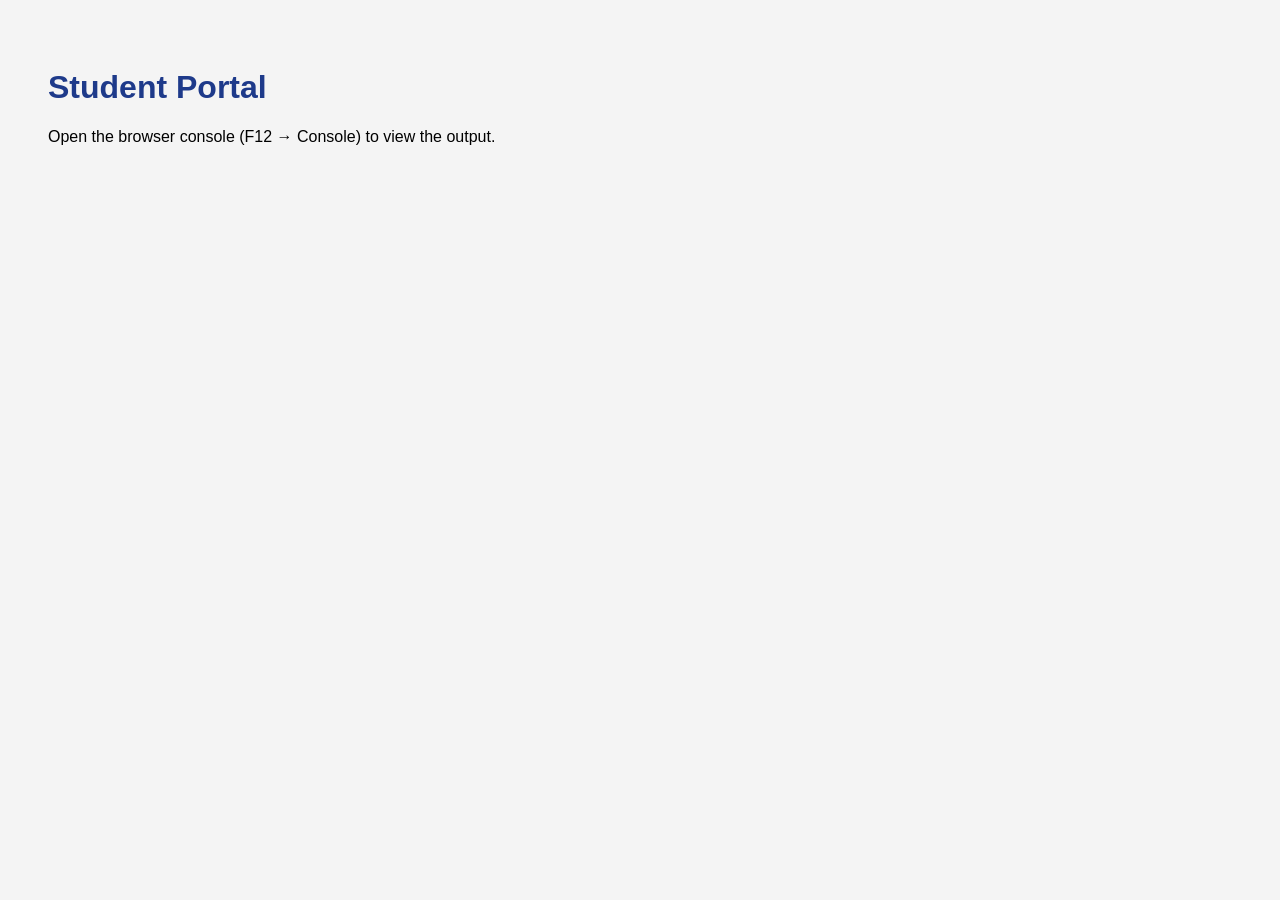
<file: Python FSE/Deepskilling/Frontend Development/HandsOn 3/task1/index.html>
<!DOCTYPE html>
<html lang="en">
<head>
    <meta charset="UTF-8">
    <meta name="viewport" content="width=device-width, initial-scale=1.0">
    <title>Student Portal</title>

    <link rel="stylesheet" href="styles.css">
</head>
<body>

    <h1>Student Portal</h1>

    <p>Open the browser console (F12 → Console) to view the output.</p>

    <script type="module" src="app.js"></script>

</body>
</html>
</file>
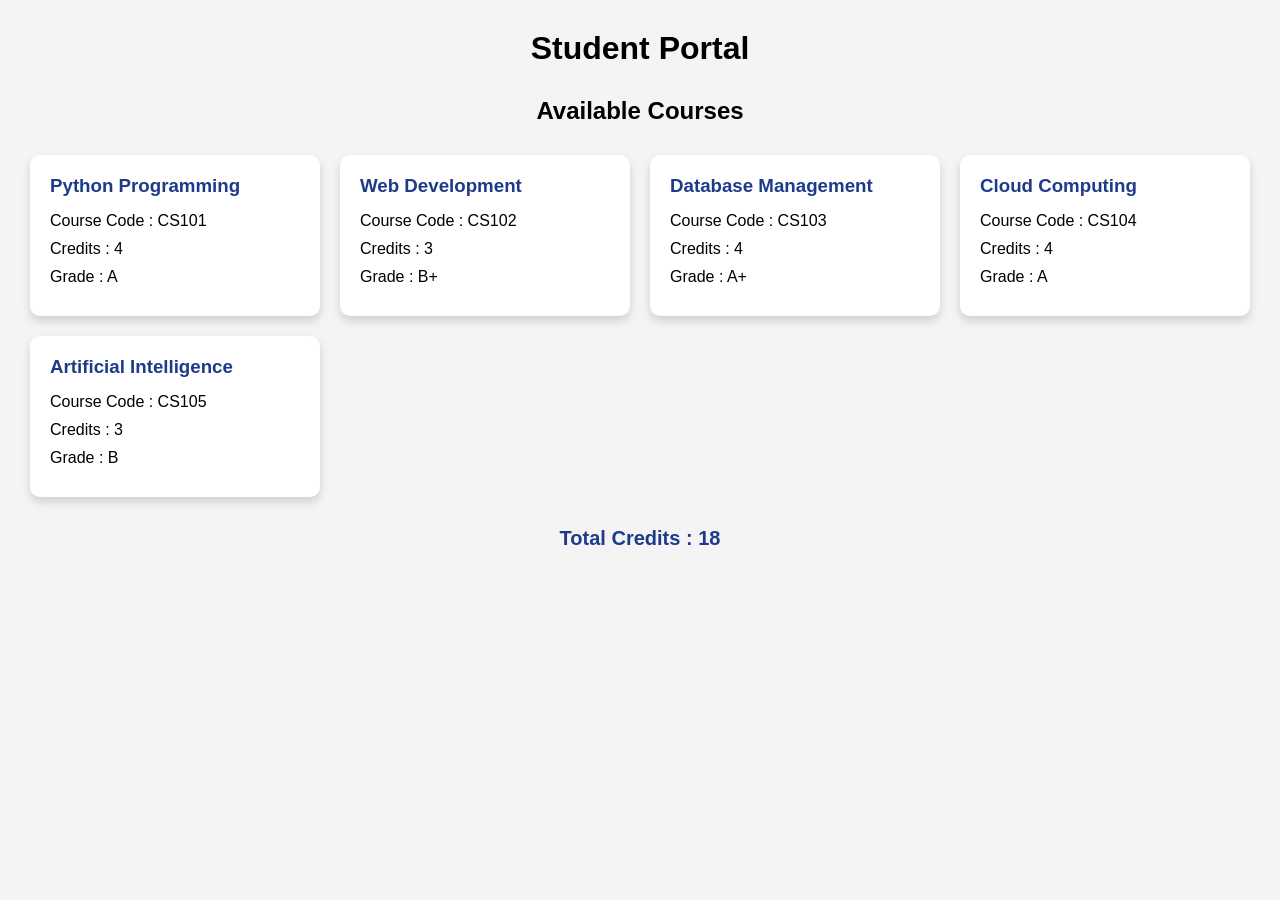
<file: Python FSE/Deepskilling/Frontend Development/HandsOn 3/task2/index.html>
<!DOCTYPE html>
<html lang="en">
<head>
    <meta charset="UTF-8">
    <meta name="viewport" content="width=device-width, initial-scale=1.0">
    <title>Student Portal</title>

    <link rel="stylesheet" href="styles.css">
</head>
<body>

    <header>
        <h1>Student Portal</h1>
    </header>

    <main>

        <h2>Available Courses</h2>

        <!-- Empty Grid -->
        <div class="course-grid"></div>

        <p id="total-credits"></p>

    </main>

    <script type="module" src="app.js"></script>

</body>
</html>
</file>
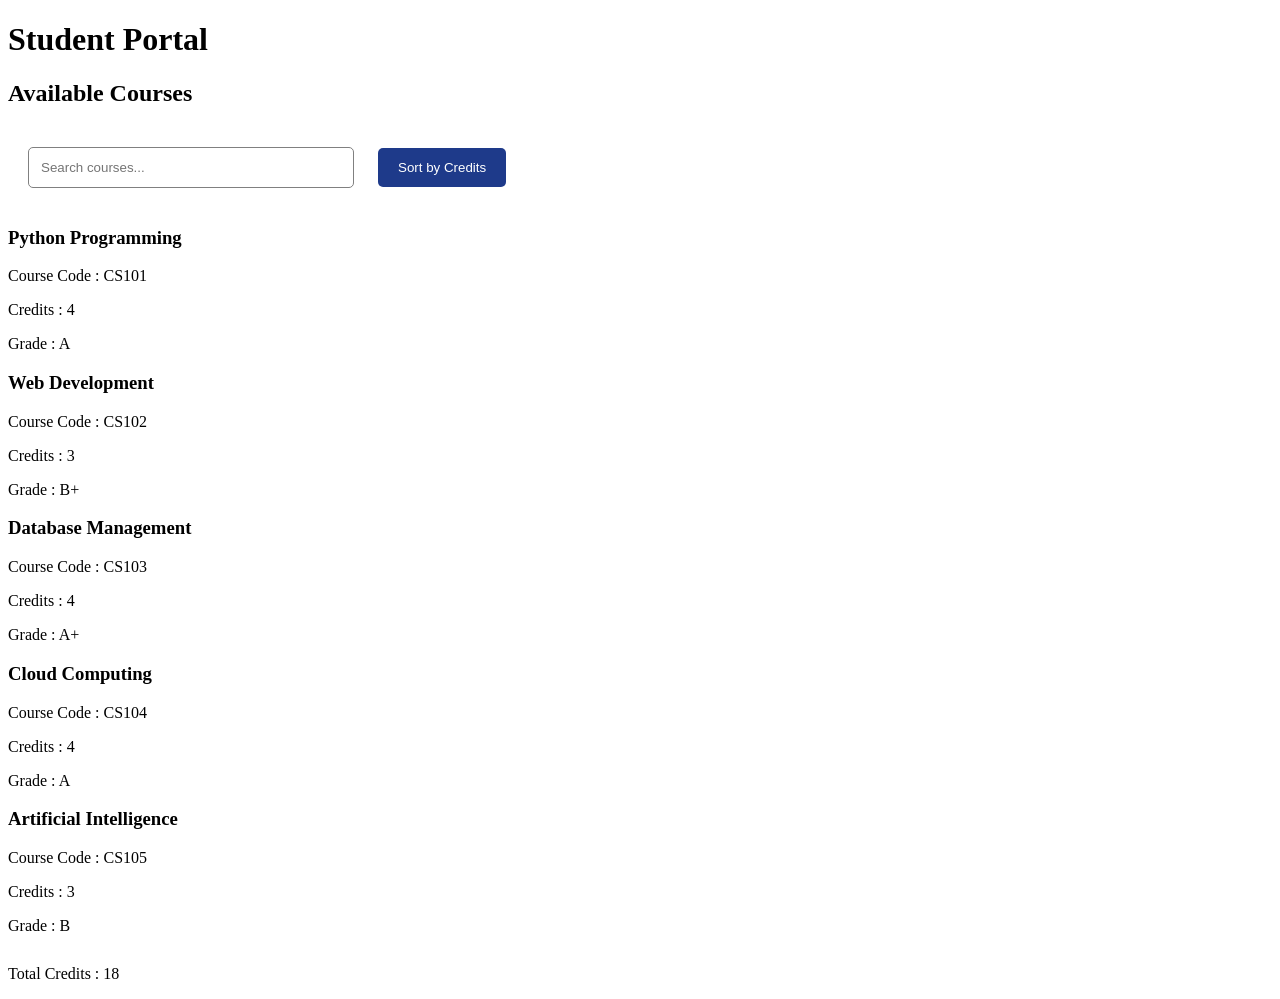
<file: Python FSE/Deepskilling/Frontend Development/HandsOn 3/task3/index.html>
<!DOCTYPE html>
<html lang="en">
<head>
    <meta charset="UTF-8">
    <meta name="viewport" content="width=device-width, initial-scale=1.0">
    <title>Student Portal</title>

    <link rel="stylesheet" href="styles.css">
</head>
<body>

    <header>
        <h1>Student Portal</h1>
    </header>

<main>

    <h2>Available Courses</h2>

    <input
        type="text"
        id="search-courses"
        placeholder="Search courses..."
    >

    <button id="sort-btn">
        Sort by Credits
    </button>

    <div class="course-grid"></div>

    <h3 id="selected-course"></h3>

    <p id="total-credits"></p>

</main>

    <script type="module" src="app.js"></script>

</body>
</html>
</file>
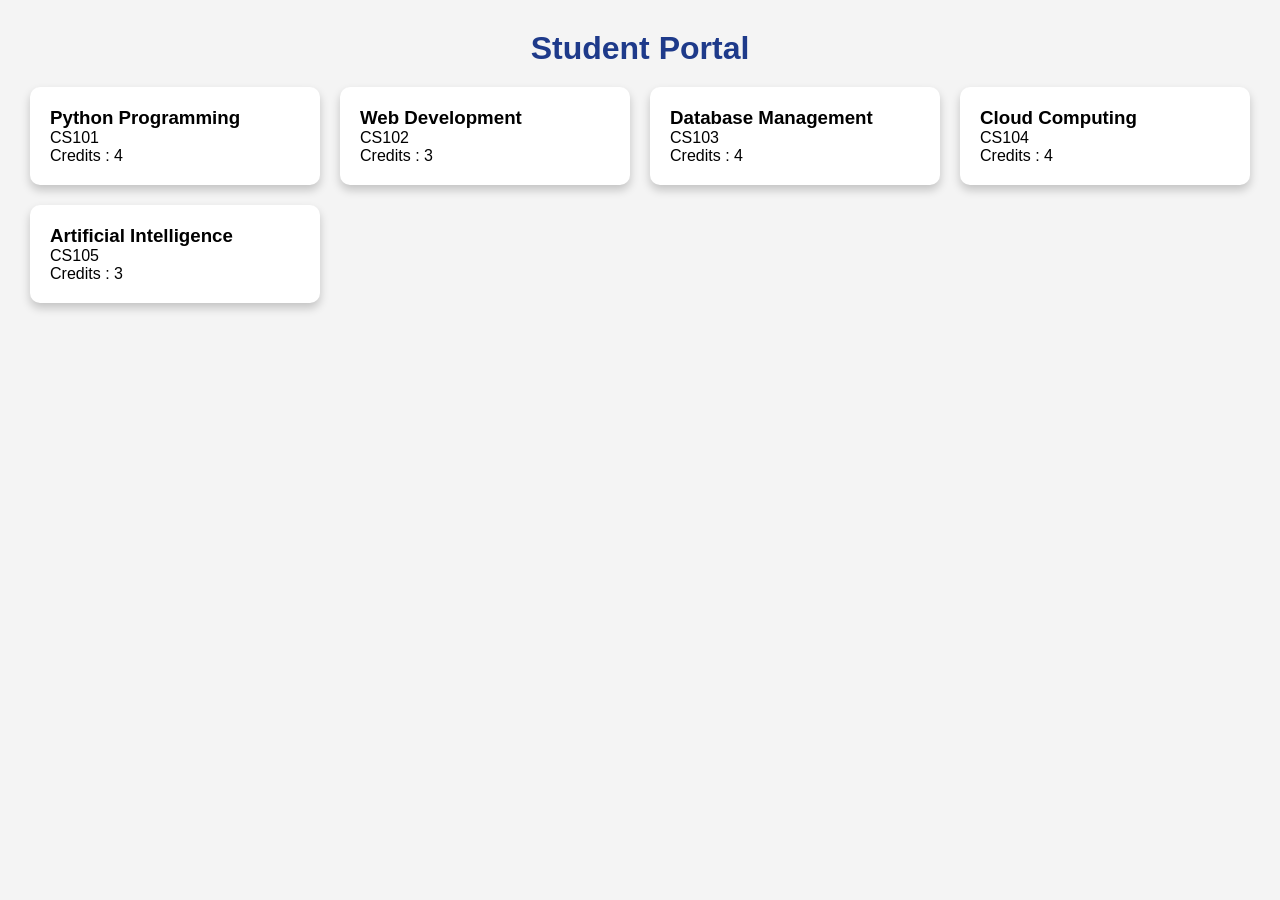
<file: Python FSE/Deepskilling/Frontend Development/HandsOn 4/task1/index.html>
<!DOCTYPE html>
<html lang="en">
<head>
    <meta charset="UTF-8">
    <meta name="viewport" content="width=device-width, initial-scale=1.0">
    <title>Student Portal</title>

    <link rel="stylesheet" href="styles.css">
</head>

<body>

    <h1>Student Portal</h1>

    <h2 id="loading">
        Loading Courses...
    </h2>

    <div class="course-grid"></div>

    <script type="module" src="app.js"></script>

</body>
</html>
</file>
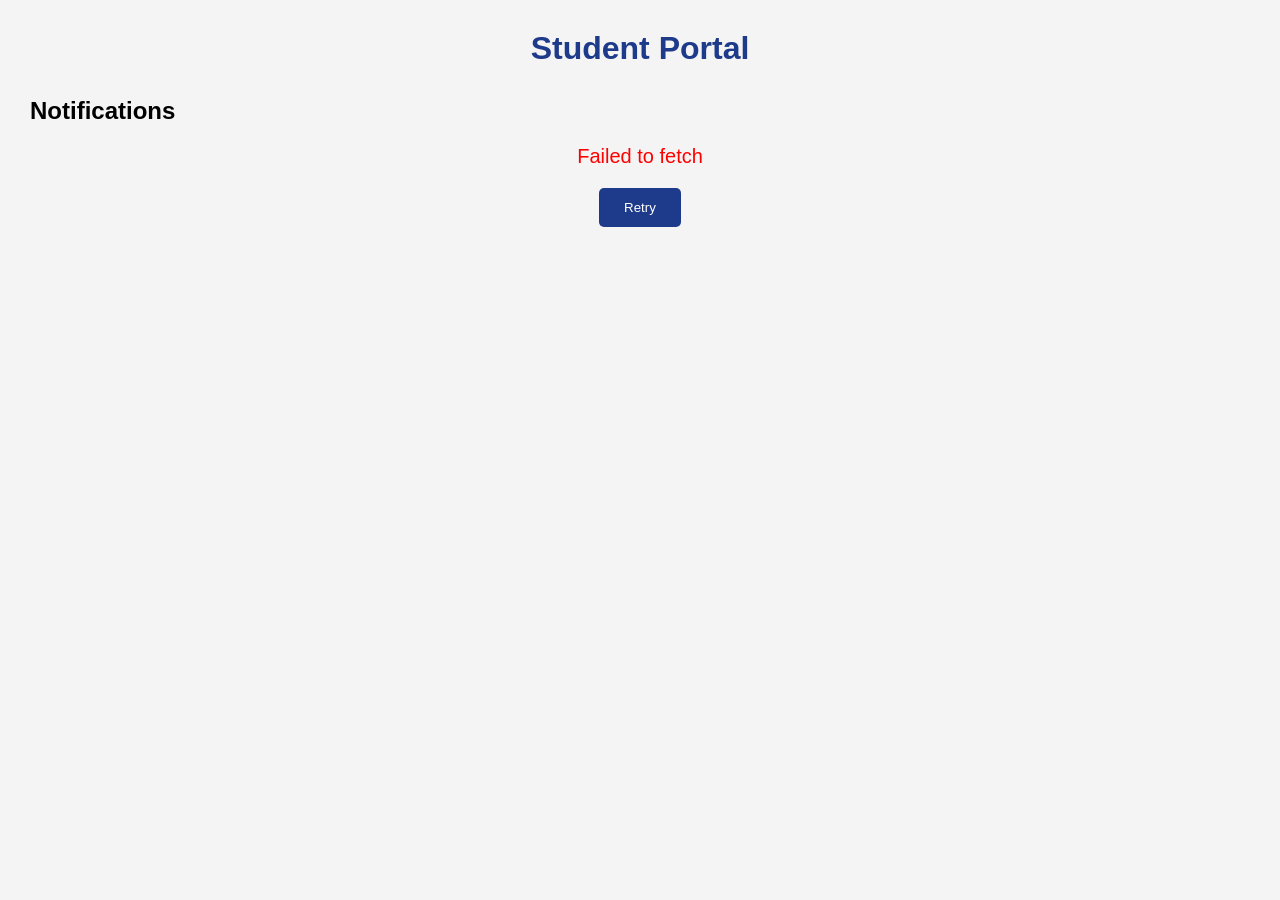
<file: Python FSE/Deepskilling/Frontend Development/HandsOn 4/task2/index.html>
<!DOCTYPE html>
<html lang="en">
<head>
<meta charset="UTF-8">
<meta name="viewport" content="width=device-width, initial-scale=1.0">
<title>Student Portal</title>

<link rel="stylesheet" href="styles.css">

</head>

<body>

<h1>Student Portal</h1>

<section id="notifications">

<h2>Notifications</h2>

<div id="loading">
Loading Notifications...
</div>

<div id="notification-list"></div>

<div id="error-message"></div>

<button id="retry-btn" style="display:none;">
Retry
</button>

</section>

<script src="app.js"></script>

</body>
</html>
</file>
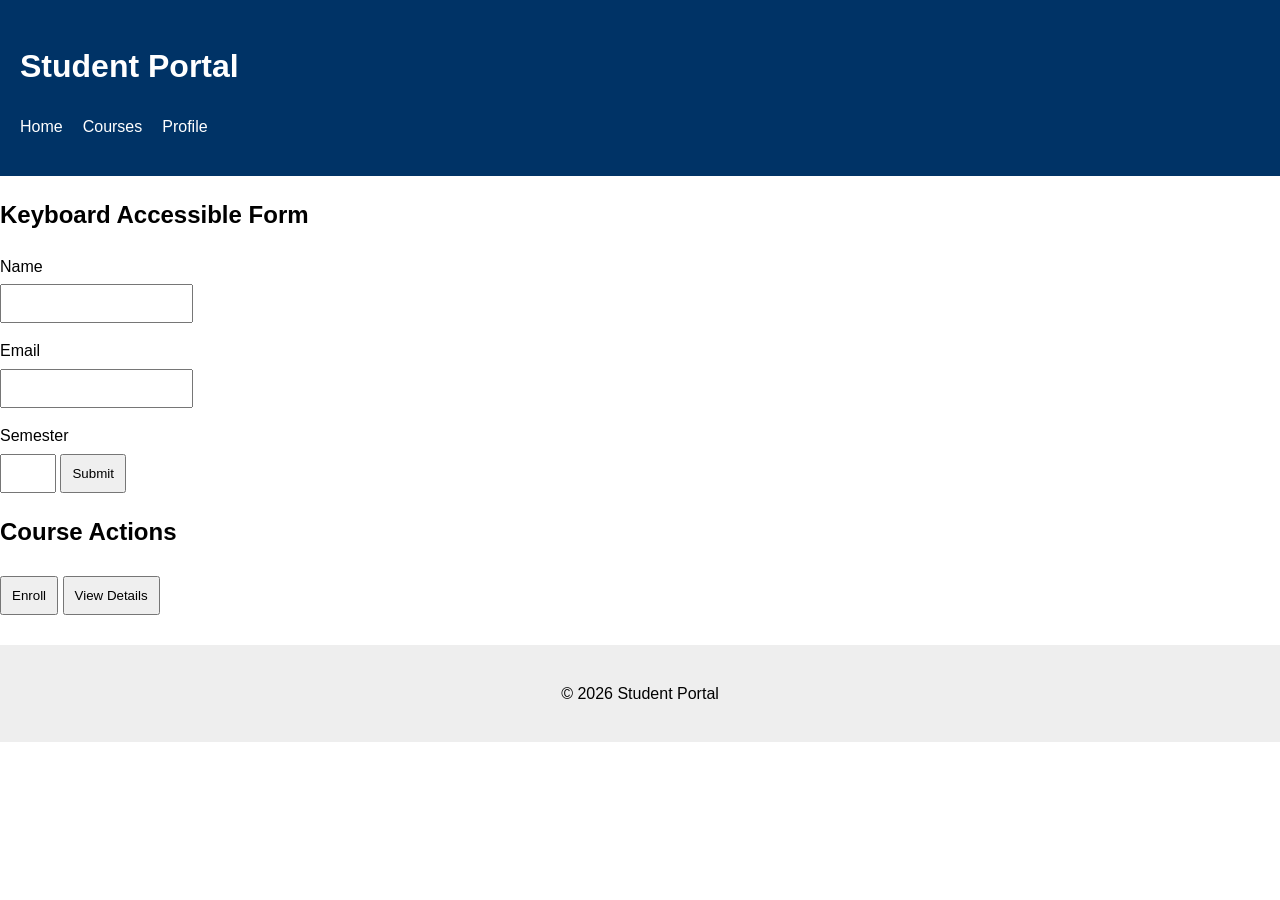
<file: Python FSE/Deepskilling/Frontend Development/HandsOn 9/task 2/index.html>
<!DOCTYPE html>
<html lang="en">
<head>
<meta charset="UTF-8">
<meta name="viewport" content="width=device-width, initial-scale=1.0">
<title>Hands-On 9 Task 2</title>
<link rel="stylesheet" href="styles.css">
</head>
<body>

<a class="skip-link" href="#main">Skip to main content</a>

<header>
<h1>Student Portal</h1>
<nav aria-label="Main Navigation">
<ul>
<li><a href="#">Home</a></li>
<li><a href="#">Courses</a></li>
<li><a href="#">Profile</a></li>
</ul>
</nav>
</header>

<main id="main">

<section>
<h2>Keyboard Accessible Form</h2>

<form>
<label for="name">Name</label>
<input id="name" type="text" required>

<label for="email">Email</label>
<input id="email" type="email" required>

<label for="semester">Semester</label>
<input id="semester" type="number" min="1" max="8">

<button type="submit">Submit</button>
</form>
</section>

<section>
<h2>Course Actions</h2>

<button>Enroll</button>
<button>View Details</button>

</section>

</main>

<footer>
<p>&copy; 2026 Student Portal</p>
</footer>

</body>
</html>
</file>
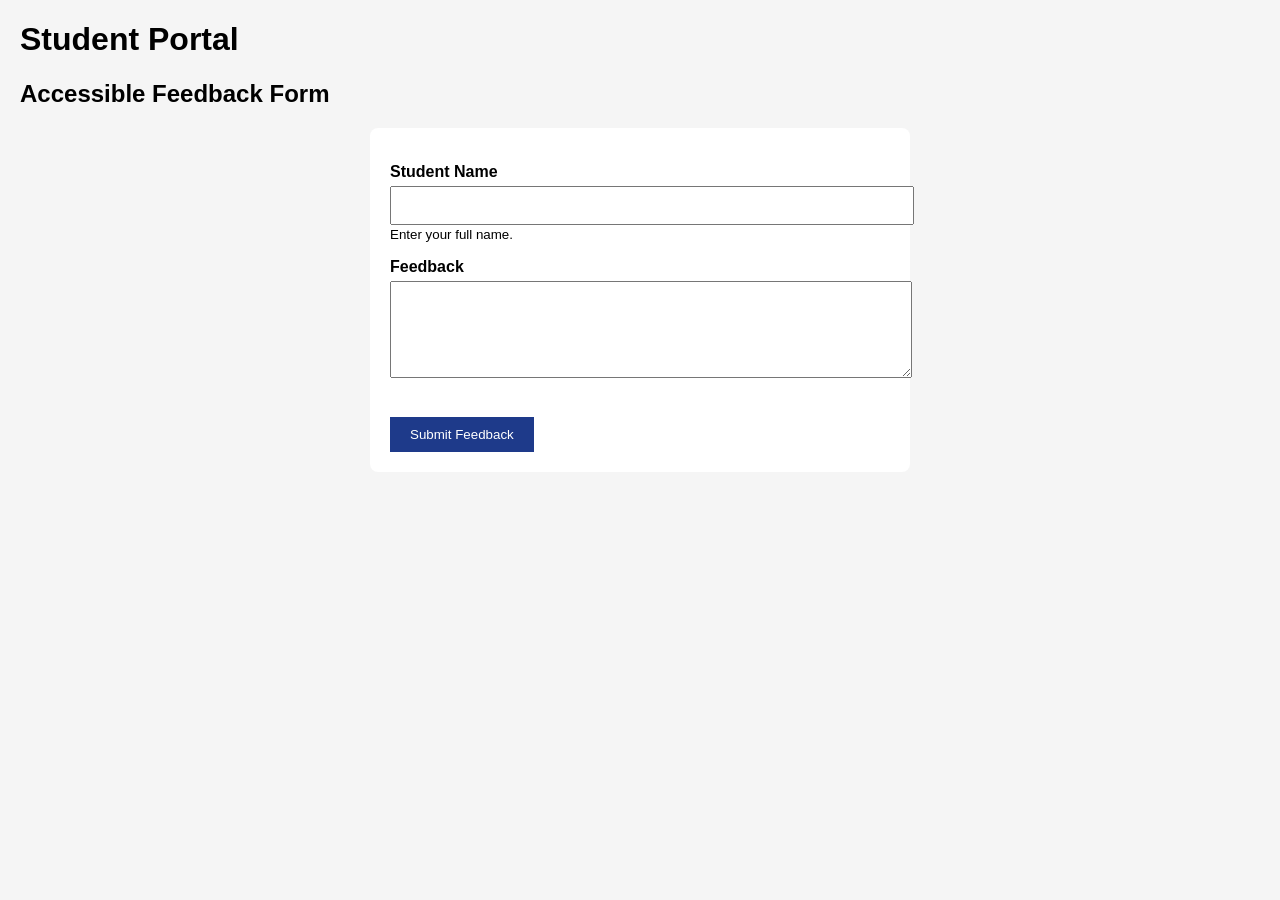
<file: Python FSE/Deepskilling/Frontend Development/HandsOn 9/task 3/index.html>
<!DOCTYPE html>
<html lang="en">
<head>
<meta charset="UTF-8">
<meta name="viewport" content="width=device-width, initial-scale=1.0">
<title>Hands-On 9 Task 3</title>
<link rel="stylesheet" href="styles.css">
</head>
<body>
<header>
<h1>Student Portal</h1>
</header>

<main>
<section>
<h2>Accessible Feedback Form</h2>

<form id="feedbackForm">

<label for="student">Student Name</label>
<input id="student" aria-describedby="studentHelp" required>
<small id="studentHelp">Enter your full name.</small>

<label for="feedback">Feedback</label>
<textarea id="feedback" rows="5" required></textarea>

<div aria-live="polite" id="message"></div>

<button type="submit">Submit Feedback</button>

</form>
</section>
</main>

<script>
document.getElementById("feedbackForm").addEventListener("submit",function(e){
 e.preventDefault();
 document.getElementById("message").textContent="Feedback submitted successfully!";
});
</script>

</body>
</html>
</file>
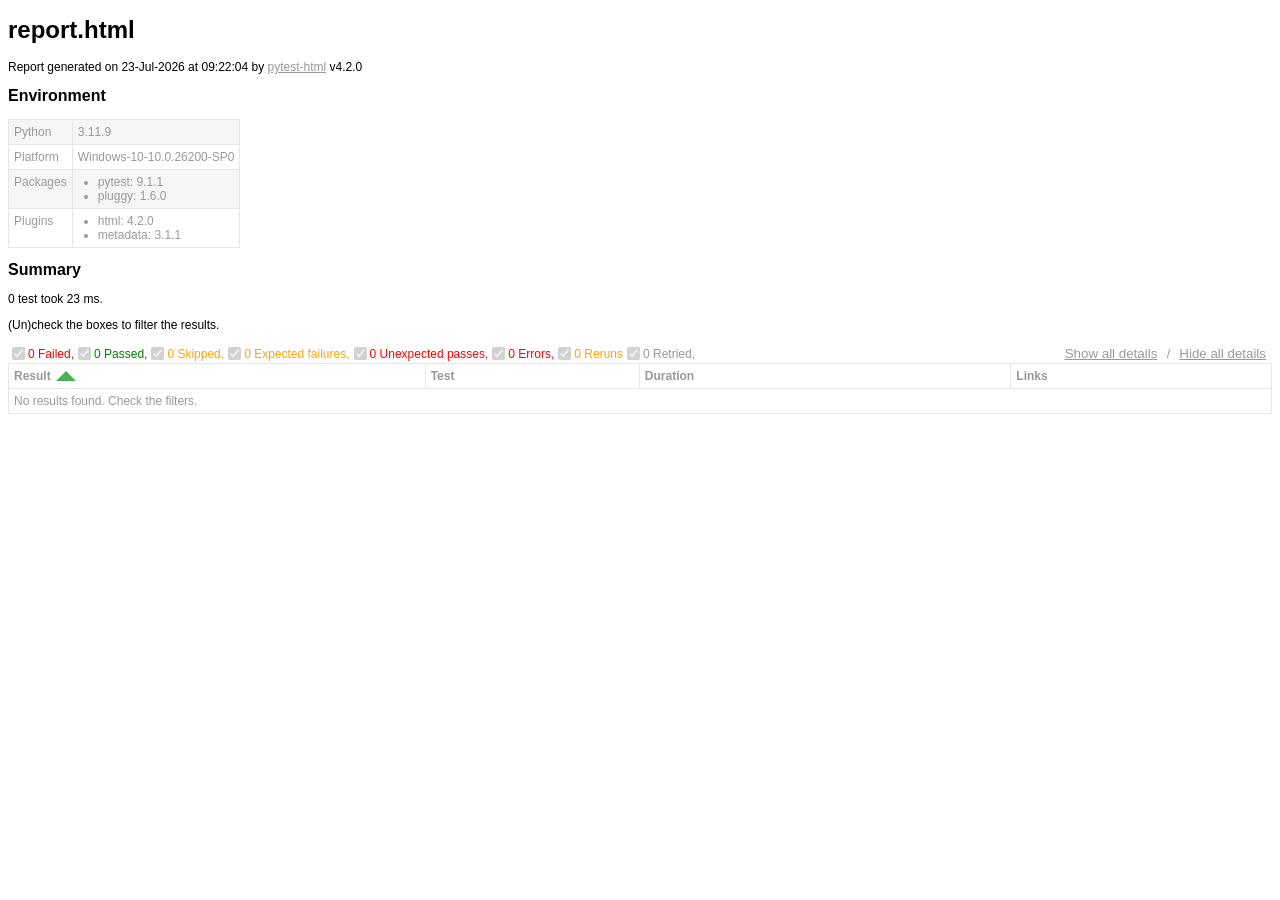
<file: Python FSE/Deepskilling/Selenium basics/Hands On 7/task 2/report.html>
<!DOCTYPE html>
<html>
  <head>
    <meta charset="utf-8"/>
    <title id="head-title">report.html</title>
      <style type="text/css">body {
  font-family: Helvetica, Arial, sans-serif;
  font-size: 12px;
  /* do not increase min-width as some may use split screens */
  min-width: 800px;
  color: #999;
}

h1 {
  font-size: 24px;
  color: black;
}

h2 {
  font-size: 16px;
  color: black;
}

p {
  color: black;
}

a {
  color: #999;
}

table {
  border-collapse: collapse;
}

/******************************
 * SUMMARY INFORMATION
 ******************************/
#environment td {
  padding: 5px;
  border: 1px solid #e6e6e6;
  vertical-align: top;
}
#environment tr:nth-child(odd) {
  background-color: #f6f6f6;
}
#environment ul {
  margin: 0;
  padding: 0 20px;
}

/******************************
 * TEST RESULT COLORS
 ******************************/
span.passed,
.passed .col-result {
  color: green;
}

span.skipped,
span.xfailed,
span.rerun,
.skipped .col-result,
.xfailed .col-result,
.rerun .col-result {
  color: orange;
}

span.error,
span.failed,
span.xpassed,
.error .col-result,
.failed .col-result,
.xpassed .col-result {
  color: red;
}

.col-links__extra {
  margin-right: 3px;
}

/******************************
 * RESULTS TABLE
 *
 * 1. Table Layout
 * 2. Extra
 * 3. Sorting items
 *
 ******************************/
/*------------------
 * 1. Table Layout
 *------------------*/
#results-table {
  border: 1px solid #e6e6e6;
  color: #999;
  font-size: 12px;
  width: 100%;
}
#results-table th,
#results-table td {
  padding: 5px;
  border: 1px solid #e6e6e6;
  text-align: left;
}
#results-table th {
  font-weight: bold;
}

/*------------------
 * 2. Extra
 *------------------*/
.logwrapper {
  max-height: 230px;
  overflow-y: scroll;
  background-color: #e6e6e6;
}
.logwrapper.expanded {
  max-height: none;
}
.logwrapper.expanded .logexpander:after {
  content: "collapse [-]";
}
.logwrapper .logexpander {
  z-index: 1;
  position: sticky;
  top: 10px;
  width: max-content;
  border: 1px solid;
  border-radius: 3px;
  padding: 5px 7px;
  margin: 10px 0 10px calc(100% - 80px);
  cursor: pointer;
  background-color: #e6e6e6;
}
.logwrapper .logexpander:after {
  content: "expand [+]";
}
.logwrapper .logexpander:hover {
  color: #000;
  border-color: #000;
}
.logwrapper .log {
  min-height: 40px;
  position: relative;
  top: -50px;
  height: calc(100% + 50px);
  border: 1px solid #e6e6e6;
  color: black;
  display: block;
  font-family: "Courier New", Courier, monospace;
  padding: 5px;
  padding-right: 80px;
  white-space: pre-wrap;
}

div.media {
  border: 1px solid #e6e6e6;
  float: right;
  height: 240px;
  margin: 0 5px;
  overflow: hidden;
  width: 320px;
}

.media-container {
  display: grid;
  grid-template-columns: 25px auto 25px;
  align-items: center;
  flex: 1 1;
  overflow: hidden;
  height: 200px;
}

.media-container--fullscreen {
  grid-template-columns: 0px auto 0px;
}

.media-container__nav--right,
.media-container__nav--left {
  text-align: center;
  cursor: pointer;
}

.media-container__viewport {
  cursor: pointer;
  text-align: center;
  height: inherit;
}
.media-container__viewport img,
.media-container__viewport video {
  object-fit: cover;
  width: 100%;
  max-height: 100%;
}

.media__name,
.media__counter {
  display: flex;
  flex-direction: row;
  justify-content: space-around;
  flex: 0 0 25px;
  align-items: center;
}

.collapsible td:not(.col-links) {
  cursor: pointer;
}
.collapsible td:not(.col-links):hover::after {
  color: #bbb;
  font-style: italic;
  cursor: pointer;
}

.col-result {
  width: 130px;
}
.col-result:hover::after {
  content: " (hide details)";
}

.col-result.collapsed:hover::after {
  content: " (show details)";
}

#environment-header h2:hover::after {
  content: " (hide details)";
  color: #bbb;
  font-style: italic;
  cursor: pointer;
  font-size: 12px;
}

#environment-header.collapsed h2:hover::after {
  content: " (show details)";
  color: #bbb;
  font-style: italic;
  cursor: pointer;
  font-size: 12px;
}

/*------------------
 * 3. Sorting items
 *------------------*/
.sortable {
  cursor: pointer;
}
.sortable.desc:after {
  content: " ";
  position: relative;
  left: 5px;
  bottom: -12.5px;
  border: 10px solid #4caf50;
  border-bottom: 0;
  border-left-color: transparent;
  border-right-color: transparent;
}
.sortable.asc:after {
  content: " ";
  position: relative;
  left: 5px;
  bottom: 12.5px;
  border: 10px solid #4caf50;
  border-top: 0;
  border-left-color: transparent;
  border-right-color: transparent;
}

.hidden, .summary__reload__button.hidden {
  display: none;
}

.summary__data {
  flex: 0 0 550px;
}
.summary__reload {
  flex: 1 1;
  display: flex;
  justify-content: center;
}
.summary__reload__button {
  flex: 0 0 300px;
  display: flex;
  color: white;
  font-weight: bold;
  background-color: #4caf50;
  text-align: center;
  justify-content: center;
  align-items: center;
  border-radius: 3px;
  cursor: pointer;
}
.summary__reload__button:hover {
  background-color: #46a049;
}
.summary__spacer {
  flex: 0 0 550px;
}

.controls {
  display: flex;
  justify-content: space-between;
}

.filters,
.collapse {
  display: flex;
  align-items: center;
}
.filters button,
.collapse button {
  color: #999;
  border: none;
  background: none;
  cursor: pointer;
  text-decoration: underline;
}
.filters button:hover,
.collapse button:hover {
  color: #ccc;
}

.filter__label {
  margin-right: 10px;
}

      </style>
    
  </head>
  <body>
    <h1 id="title">report.html</h1>
    <p>Report generated on 23-Jul-2026 at 09:22:04 by <a href="https://pypi.python.org/pypi/pytest-html">pytest-html</a>
        v4.2.0</p>
    <div id="environment-header">
      <h2>Environment</h2>
    </div>
    <table id="environment"></table>
    <!-- TEMPLATES -->
      <template id="template_environment_row">
      <tr>
        <td></td>
        <td></td>
      </tr>
    </template>
    <template id="template_results-table__body--empty">
      <tbody class="results-table-row">
        <tr id="not-found-message">
          <td colspan="4">No results found. Check the filters.</td>
        </tr>
      </tbody>
    </template>
    <template id="template_results-table__tbody">
      <tbody class="results-table-row">
        <tr class="collapsible">
        </tr>
        <tr class="extras-row">
          <td class="extra" colspan="4">
            <div class="extraHTML"></div>
            <div class="media">
              <div class="media-container">
                  <div class="media-container__nav--left">&lt;</div>
                  <div class="media-container__viewport">
                    <img src="" />
                    <video controls>
                      <source src="" type="video/mp4">
                    </video>
                  </div>
                  <div class="media-container__nav--right">&gt;</div>
                </div>
                <div class="media__name"></div>
                <div class="media__counter"></div>
            </div>
            <div class="logwrapper">
              <div class="logexpander"></div>
              <div class="log"></div>
            </div>
          </td>
        </tr>
      </tbody>
    </template>
    <!-- END TEMPLATES -->
    <div class="summary">
      <div class="summary__data">
        <h2>Summary</h2>
        <div class="additional-summary prefix">
        </div>
        <p class="run-count">0 test took 23 ms.</p>
        <p class="filter">(Un)check the boxes to filter the results.</p>
        <div class="summary__reload">
          <div class="summary__reload__button hidden" onclick="location.reload()">
            <div>There are still tests running. <br />Reload this page to get the latest results!</div>
          </div>
        </div>
        <div class="summary__spacer"></div>
        <div class="controls">
          <div class="filters">
            <input checked="true" class="filter" name="filter_checkbox" type="checkbox" data-test-result="failed" disabled>
            <span class="failed">0 Failed,</span>
            <input checked="true" class="filter" name="filter_checkbox" type="checkbox" data-test-result="passed" disabled>
            <span class="passed">0 Passed,</span>
            <input checked="true" class="filter" name="filter_checkbox" type="checkbox" data-test-result="skipped" disabled>
            <span class="skipped">0 Skipped,</span>
            <input checked="true" class="filter" name="filter_checkbox" type="checkbox" data-test-result="xfailed" disabled>
            <span class="xfailed">0 Expected failures,</span>
            <input checked="true" class="filter" name="filter_checkbox" type="checkbox" data-test-result="xpassed" disabled>
            <span class="xpassed">0 Unexpected passes,</span>
            <input checked="true" class="filter" name="filter_checkbox" type="checkbox" data-test-result="error" disabled>
            <span class="error">0 Errors,</span>
            <input checked="true" class="filter" name="filter_checkbox" type="checkbox" data-test-result="rerun" disabled>
            <span class="rerun">0 Reruns</span>
            <input checked="true" class="filter" name="filter_checkbox" type="checkbox" data-test-result="retried" disabled>
            <span class="retried">0 Retried,</span>
          </div>
          <div class="collapse">
            <button id="show_all_details">Show all details</button>&nbsp;/&nbsp;<button id="hide_all_details">Hide all details</button>
          </div>
        </div>
      </div>
      <div class="additional-summary summary">
      </div>
      <div class="additional-summary postfix">
      </div>
    </div>
    <table id="results-table">
      <thead id="results-table-head">
        <tr>
          <th class="sortable" data-column-type="result">Result</th>
          <th class="sortable" data-column-type="testId">Test</th>
          <th class="sortable" data-column-type="duration">Duration</th>
          <th>Links</th>
        </tr>
      </thead>
    </table>
  <footer>
    <div id="data-container" data-jsonblob="{&#34;environment&#34;: {&#34;Python&#34;: &#34;3.11.9&#34;, &#34;Platform&#34;: &#34;Windows-10-10.0.26200-SP0&#34;, &#34;Packages&#34;: {&#34;pytest&#34;: &#34;9.1.1&#34;, &#34;pluggy&#34;: &#34;1.6.0&#34;}, &#34;Plugins&#34;: {&#34;html&#34;: &#34;4.2.0&#34;, &#34;metadata&#34;: &#34;3.1.1&#34;}}, &#34;tests&#34;: {}, &#34;renderCollapsed&#34;: [&#34;passed&#34;], &#34;initialSort&#34;: &#34;result&#34;, &#34;title&#34;: &#34;report.html&#34;}"></div>
    <script>
      (function(){function r(e,n,t){function o(i,f){if(!n[i]){if(!e[i]){var c="function"==typeof require&&require;if(!f&&c)return c(i,!0);if(u)return u(i,!0);var a=new Error("Cannot find module '"+i+"'");throw a.code="MODULE_NOT_FOUND",a}var p=n[i]={exports:{}};e[i][0].call(p.exports,function(r){var n=e[i][1][r];return o(n||r)},p,p.exports,r,e,n,t)}return n[i].exports}for(var u="function"==typeof require&&require,i=0;i<t.length;i++)o(t[i]);return o}return r})()({1:[function(require,module,exports){
const { getCollapsedCategory, setCollapsedIds } = require('./storage.js')

class DataManager {
    setManager(data) {
        const collapsedCategories = [...getCollapsedCategory(data.renderCollapsed)]
        const collapsedIds = []
        const tests = Object.values(data.tests).flat().map((test, index) => {
            const collapsed = collapsedCategories.includes(test.result.toLowerCase())
            const id = `test_${index}`
            if (collapsed) {
                collapsedIds.push(id)
            }
            return {
                ...test,
                id,
                collapsed,
            }
        })
        const dataBlob = { ...data, tests }
        this.data = { ...dataBlob }
        this.renderData = { ...dataBlob }
        setCollapsedIds(collapsedIds)
    }

    get allData() {
        return { ...this.data }
    }

    resetRender() {
        this.renderData = { ...this.data }
    }

    setRender(data) {
        this.renderData.tests = [...data]
    }

    toggleCollapsedItem(id) {
        this.renderData.tests = this.renderData.tests.map((test) =>
            test.id === id ? { ...test, collapsed: !test.collapsed } : test,
        )
    }

    set allCollapsed(collapsed) {
        this.renderData = { ...this.renderData, tests: [...this.renderData.tests.map((test) => (
            { ...test, collapsed }
        ))] }
    }

    get testSubset() {
        return [...this.renderData.tests]
    }

    get environment() {
        return this.renderData.environment
    }

    get initialSort() {
        return this.data.initialSort
    }
}

module.exports = {
    manager: new DataManager(),
}

},{"./storage.js":8}],2:[function(require,module,exports){
const mediaViewer = require('./mediaviewer.js')
const templateEnvRow = document.getElementById('template_environment_row')
const templateResult = document.getElementById('template_results-table__tbody')

function htmlToElements(html) {
    const temp = document.createElement('template')
    temp.innerHTML = html
    return temp.content.childNodes
}

const find = (selector, elem) => {
    if (!elem) {
        elem = document
    }
    return elem.querySelector(selector)
}

const findAll = (selector, elem) => {
    if (!elem) {
        elem = document
    }
    return [...elem.querySelectorAll(selector)]
}

const dom = {
    getStaticRow: (key, value) => {
        const envRow = templateEnvRow.content.cloneNode(true)
        const isObj = typeof value === 'object' && value !== null
        const values = isObj ? Object.keys(value).map((k) => `${k}: ${value[k]}`) : null

        const valuesElement = htmlToElements(
            values ? `<ul>${values.map((val) => `<li>${val}</li>`).join('')}<ul>` : `<div>${value}</div>`)[0]
        const td = findAll('td', envRow)
        td[0].textContent = key
        td[1].appendChild(valuesElement)

        return envRow
    },
    getResultTBody: ({ testId, id, log, extras, resultsTableRow, tableHtml, result, collapsed }) => {
        const resultBody = templateResult.content.cloneNode(true)
        resultBody.querySelector('tbody').classList.add(result.toLowerCase())
        resultBody.querySelector('tbody').id = testId
        resultBody.querySelector('.collapsible').dataset.id = id

        resultsTableRow.forEach((html) => {
            const t = document.createElement('template')
            t.innerHTML = html
            resultBody.querySelector('.collapsible').appendChild(t.content)
        })

        if (log) {
            // Wrap lines starting with "E" with span.error to color those lines red
            const wrappedLog = log.replace(/^E.*$/gm, (match) => `<span class="error">${match}</span>`)
            resultBody.querySelector('.log').innerHTML = wrappedLog
        } else {
            resultBody.querySelector('.log').remove()
        }

        if (collapsed) {
            resultBody.querySelector('.collapsible > .col-result')?.classList.add('collapsed')
            resultBody.querySelector('.extras-row').classList.add('hidden')
        } else {
            resultBody.querySelector('.collapsible > .col-result')?.classList.remove('collapsed')
        }

        const media = []
        extras?.forEach(({ name, format_type, content }) => {
            if (['image', 'video'].includes(format_type)) {
                media.push({ path: content, name, format_type })
            }

            if (format_type === 'html') {
                resultBody.querySelector('.extraHTML').insertAdjacentHTML('beforeend', `<div>${content}</div>`)
            }
        })
        mediaViewer.setup(resultBody, media)

        // Add custom html from the pytest_html_results_table_html hook
        tableHtml?.forEach((item) => {
            resultBody.querySelector('td[class="extra"]').insertAdjacentHTML('beforeend', item)
        })

        return resultBody
    },
}

module.exports = {
    dom,
    htmlToElements,
    find,
    findAll,
}

},{"./mediaviewer.js":6}],3:[function(require,module,exports){
const { manager } = require('./datamanager.js')
const { doSort } = require('./sort.js')
const storageModule = require('./storage.js')

const getFilteredSubSet = (filter) =>
    manager.allData.tests.filter(({ result }) => filter.includes(result.toLowerCase()))

const doInitFilter = () => {
    const currentFilter = storageModule.getVisible()
    const filteredSubset = getFilteredSubSet(currentFilter)
    manager.setRender(filteredSubset)
}

const doFilter = (type, show) => {
    if (show) {
        storageModule.showCategory(type)
    } else {
        storageModule.hideCategory(type)
    }

    const currentFilter = storageModule.getVisible()
    const filteredSubset = getFilteredSubSet(currentFilter)
    manager.setRender(filteredSubset)

    const sortColumn = storageModule.getSort()
    doSort(sortColumn, true)
}

module.exports = {
    doFilter,
    doInitFilter,
}

},{"./datamanager.js":1,"./sort.js":7,"./storage.js":8}],4:[function(require,module,exports){
const { redraw, bindEvents, renderStatic } = require('./main.js')
const { doInitFilter } = require('./filter.js')
const { doInitSort } = require('./sort.js')
const { manager } = require('./datamanager.js')
const data = JSON.parse(document.getElementById('data-container').dataset.jsonblob)

function init() {
    manager.setManager(data)
    doInitFilter()
    doInitSort()
    renderStatic()
    redraw()
    bindEvents()
}

init()

},{"./datamanager.js":1,"./filter.js":3,"./main.js":5,"./sort.js":7}],5:[function(require,module,exports){
const { dom, find, findAll } = require('./dom.js')
const { manager } = require('./datamanager.js')
const { doSort } = require('./sort.js')
const { doFilter } = require('./filter.js')
const {
    getVisible,
    getCollapsedIds,
    setCollapsedIds,
    getSort,
    getSortDirection,
    possibleFilters,
} = require('./storage.js')

const removeChildren = (node) => {
    while (node.firstChild) {
        node.removeChild(node.firstChild)
    }
}

const renderStatic = () => {
    const renderEnvironmentTable = () => {
        const environment = manager.environment
        const rows = Object.keys(environment).map((key) => dom.getStaticRow(key, environment[key]))
        const table = document.getElementById('environment')
        removeChildren(table)
        rows.forEach((row) => table.appendChild(row))
    }
    renderEnvironmentTable()
}

const addItemToggleListener = (elem) => {
    elem.addEventListener('click', ({ target }) => {
        const id = target.parentElement.dataset.id
        manager.toggleCollapsedItem(id)

        const collapsedIds = getCollapsedIds()
        if (collapsedIds.includes(id)) {
            const updated = collapsedIds.filter((item) => item !== id)
            setCollapsedIds(updated)
        } else {
            collapsedIds.push(id)
            setCollapsedIds(collapsedIds)
        }
        redraw()
    })
}

const renderContent = (tests) => {
    const sortAttr = getSort(manager.initialSort)
    const sortAsc = JSON.parse(getSortDirection())
    const rows = tests.map(dom.getResultTBody)
    const table = document.getElementById('results-table')
    const tableHeader = document.getElementById('results-table-head')

    const newTable = document.createElement('table')
    newTable.id = 'results-table'

    // remove all sorting classes and set the relevant
    findAll('.sortable', tableHeader).forEach((elem) => elem.classList.remove('asc', 'desc'))
    tableHeader.querySelector(`.sortable[data-column-type="${sortAttr}"]`)?.classList.add(sortAsc ? 'desc' : 'asc')
    newTable.appendChild(tableHeader)

    if (!rows.length) {
        const emptyTable = document.getElementById('template_results-table__body--empty').content.cloneNode(true)
        newTable.appendChild(emptyTable)
    } else {
        rows.forEach((row) => {
            if (!!row) {
                findAll('.collapsible td:not(.col-links', row).forEach(addItemToggleListener)
                find('.logexpander', row).addEventListener('click',
                    (evt) => evt.target.parentNode.classList.toggle('expanded'),
                )
                newTable.appendChild(row)
            }
        })
    }

    table.replaceWith(newTable)
}

const renderDerived = () => {
    const currentFilter = getVisible()
    possibleFilters.forEach((result) => {
        const input = document.querySelector(`input[data-test-result="${result}"]`)
        input.checked = currentFilter.includes(result)
    })
}

const bindEvents = () => {
    const filterColumn = (evt) => {
        const { target: element } = evt
        const { testResult } = element.dataset

        doFilter(testResult, element.checked)
        const collapsedIds = getCollapsedIds()
        const updated = manager.renderData.tests.map((test) => {
            return {
                ...test,
                collapsed: collapsedIds.includes(test.id),
            }
        })
        manager.setRender(updated)
        redraw()
    }

    const header = document.getElementById('environment-header')
    header.addEventListener('click', () => {
        const table = document.getElementById('environment')
        table.classList.toggle('hidden')
        header.classList.toggle('collapsed')
    })

    findAll('input[name="filter_checkbox"]').forEach((elem) => {
        elem.addEventListener('click', filterColumn)
    })

    findAll('.sortable').forEach((elem) => {
        elem.addEventListener('click', (evt) => {
            const { target: element } = evt
            const { columnType } = element.dataset
            doSort(columnType)
            redraw()
        })
    })

    document.getElementById('show_all_details').addEventListener('click', () => {
        manager.allCollapsed = false
        setCollapsedIds([])
        redraw()
    })
    document.getElementById('hide_all_details').addEventListener('click', () => {
        manager.allCollapsed = true
        const allIds = manager.renderData.tests.map((test) => test.id)
        setCollapsedIds(allIds)
        redraw()
    })
}

const redraw = () => {
    const { testSubset } = manager

    renderContent(testSubset)
    renderDerived()
}

module.exports = {
    redraw,
    bindEvents,
    renderStatic,
}

},{"./datamanager.js":1,"./dom.js":2,"./filter.js":3,"./sort.js":7,"./storage.js":8}],6:[function(require,module,exports){
class MediaViewer {
    constructor(assets) {
        this.assets = assets
        this.index = 0
    }

    nextActive() {
        this.index = this.index === this.assets.length - 1 ? 0 : this.index + 1
        return [this.activeFile, this.index]
    }

    prevActive() {
        this.index = this.index === 0 ? this.assets.length - 1 : this.index -1
        return [this.activeFile, this.index]
    }

    get currentIndex() {
        return this.index
    }

    get activeFile() {
        return this.assets[this.index]
    }
}


const setup = (resultBody, assets) => {
    if (!assets.length) {
        resultBody.querySelector('.media').classList.add('hidden')
        return
    }

    const mediaViewer = new MediaViewer(assets)
    const container = resultBody.querySelector('.media-container')
    const leftArrow = resultBody.querySelector('.media-container__nav--left')
    const rightArrow = resultBody.querySelector('.media-container__nav--right')
    const mediaName = resultBody.querySelector('.media__name')
    const counter = resultBody.querySelector('.media__counter')
    const imageEl = resultBody.querySelector('img')
    const sourceEl = resultBody.querySelector('source')
    const videoEl = resultBody.querySelector('video')

    const setImg = (media, index) => {
        if (media?.format_type === 'image') {
            imageEl.src = media.path

            imageEl.classList.remove('hidden')
            videoEl.classList.add('hidden')
        } else if (media?.format_type === 'video') {
            sourceEl.src = media.path

            videoEl.classList.remove('hidden')
            imageEl.classList.add('hidden')
        }

        mediaName.innerText = media?.name
        counter.innerText = `${index + 1} / ${assets.length}`
    }
    setImg(mediaViewer.activeFile, mediaViewer.currentIndex)

    const moveLeft = () => {
        const [media, index] = mediaViewer.prevActive()
        setImg(media, index)
    }
    const doRight = () => {
        const [media, index] = mediaViewer.nextActive()
        setImg(media, index)
    }
    const openImg = () => {
        window.open(mediaViewer.activeFile.path, '_blank')
    }
    if (assets.length === 1) {
        container.classList.add('media-container--fullscreen')
    } else {
        leftArrow.addEventListener('click', moveLeft)
        rightArrow.addEventListener('click', doRight)
    }
    imageEl.addEventListener('click', openImg)
}

module.exports = {
    setup,
}

},{}],7:[function(require,module,exports){
const { manager } = require('./datamanager.js')
const storageModule = require('./storage.js')

const genericSort = (list, key, ascending, customOrder) => {
    let sorted
    if (customOrder) {
        sorted = list.sort((a, b) => {
            const aValue = a.result.toLowerCase()
            const bValue = b.result.toLowerCase()

            const aIndex = customOrder.findIndex((item) => item.toLowerCase() === aValue)
            const bIndex = customOrder.findIndex((item) => item.toLowerCase() === bValue)

            // Compare the indices to determine the sort order
            return aIndex - bIndex
        })
    } else {
        sorted = list.sort((a, b) => a[key] === b[key] ? 0 : a[key] > b[key] ? 1 : -1)
    }

    if (ascending) {
        sorted.reverse()
    }
    return sorted
}

const durationSort = (list, ascending) => {
    const parseDuration = (duration) => {
        if (duration.includes(':')) {
            // If it's in the format "HH:mm:ss"
            const [hours, minutes, seconds] = duration.split(':').map(Number)
            return (hours * 3600 + minutes * 60 + seconds) * 1000
        } else {
            // If it's in the format "nnn ms"
            return parseInt(duration)
        }
    }
    const sorted = list.sort((a, b) => parseDuration(a['duration']) - parseDuration(b['duration']))
    if (ascending) {
        sorted.reverse()
    }
    return sorted
}

const doInitSort = () => {
    const type = storageModule.getSort(manager.initialSort)
    const ascending = storageModule.getSortDirection()
    const list = manager.testSubset
    const initialOrder = ['Error', 'Failed', 'Rerun', 'XFailed', 'XPassed', 'Skipped', 'Passed']

    storageModule.setSort(type)
    storageModule.setSortDirection(ascending)

    if (type?.toLowerCase() === 'original') {
        manager.setRender(list)
    } else {
        let sortedList
        switch (type) {
        case 'duration':
            sortedList = durationSort(list, ascending)
            break
        case 'result':
            sortedList = genericSort(list, type, ascending, initialOrder)
            break
        default:
            sortedList = genericSort(list, type, ascending)
            break
        }
        manager.setRender(sortedList)
    }
}

const doSort = (type, skipDirection) => {
    const newSortType = storageModule.getSort(manager.initialSort) !== type
    const currentAsc = storageModule.getSortDirection()
    let ascending
    if (skipDirection) {
        ascending = currentAsc
    } else {
        ascending = newSortType ? false : !currentAsc
    }
    storageModule.setSort(type)
    storageModule.setSortDirection(ascending)

    const list = manager.testSubset
    const sortedList = type === 'duration' ? durationSort(list, ascending) : genericSort(list, type, ascending)
    manager.setRender(sortedList)
}

module.exports = {
    doInitSort,
    doSort,
}

},{"./datamanager.js":1,"./storage.js":8}],8:[function(require,module,exports){
const possibleFilters = [
    'passed',
    'skipped',
    'failed',
    'error',
    'xfailed',
    'xpassed',
    'rerun',
]

const getVisible = () => {
    const url = new URL(window.location.href)
    const settings = new URLSearchParams(url.search).get('visible')
    const lower = (item) => {
        const lowerItem = item.toLowerCase()
        if (possibleFilters.includes(lowerItem)) {
            return lowerItem
        }
        return null
    }
    return settings === null ?
        possibleFilters :
        [...new Set(settings?.split(',').map(lower).filter((item) => item))]
}

const hideCategory = (categoryToHide) => {
    const url = new URL(window.location.href)
    const visibleParams = new URLSearchParams(url.search).get('visible')
    const currentVisible = visibleParams ? visibleParams.split(',') : [...possibleFilters]
    const settings = [...new Set(currentVisible)].filter((f) => f !== categoryToHide).join(',')

    url.searchParams.set('visible', settings)
    window.history.pushState({}, null, unescape(url.href))
}

const showCategory = (categoryToShow) => {
    if (typeof window === 'undefined') {
        return
    }
    const url = new URL(window.location.href)
    const currentVisible = new URLSearchParams(url.search).get('visible')?.split(',').filter(Boolean) ||
        [...possibleFilters]
    const settings = [...new Set([categoryToShow, ...currentVisible])]
    const noFilter = possibleFilters.length === settings.length || !settings.length

    noFilter ? url.searchParams.delete('visible') : url.searchParams.set('visible', settings.join(','))
    window.history.pushState({}, null, unescape(url.href))
}

const getSort = (initialSort) => {
    const url = new URL(window.location.href)
    let sort = new URLSearchParams(url.search).get('sort')
    if (!sort) {
        sort = initialSort || 'result'
    }
    return sort
}

const setSort = (type) => {
    const url = new URL(window.location.href)
    url.searchParams.set('sort', type)
    window.history.pushState({}, null, unescape(url.href))
}

const getCollapsedCategory = (renderCollapsed) => {
    let categories
    if (typeof window !== 'undefined') {
        const url = new URL(window.location.href)
        const collapsedItems = new URLSearchParams(url.search).get('collapsed')
        switch (true) {
        case !renderCollapsed && collapsedItems === null:
            categories = ['passed']
            break
        case collapsedItems?.length === 0 || /^["']{2}$/.test(collapsedItems):
            categories = []
            break
        case /^all$/.test(collapsedItems) || collapsedItems === null && /^all$/.test(renderCollapsed):
            categories = [...possibleFilters]
            break
        default:
            categories = collapsedItems?.split(',').map((item) => item.toLowerCase()) || renderCollapsed
            break
        }
    } else {
        categories = []
    }
    return categories
}

const getSortDirection = () => JSON.parse(sessionStorage.getItem('sortAsc')) || false
const setSortDirection = (ascending) => sessionStorage.setItem('sortAsc', ascending)

const getCollapsedIds = () => JSON.parse(sessionStorage.getItem('collapsedIds')) || []
const setCollapsedIds = (list) => sessionStorage.setItem('collapsedIds', JSON.stringify(list))

module.exports = {
    getVisible,
    hideCategory,
    showCategory,
    getCollapsedIds,
    setCollapsedIds,
    getSort,
    setSort,
    getSortDirection,
    setSortDirection,
    getCollapsedCategory,
    possibleFilters,
}

},{}]},{},[4]);
    </script>
  </footer>
  </body>
</html>
</file>
<file: Python FSE/Deepskilling/Frontend Development/HandsOn 3/task1/styles.css>
body{
    font-family:Arial, sans-serif;
    padding:40px;
    background:#f4f4f4;
}

h1{
    color:#1e3a8a;
}

p{
    margin-top:15px;
}
</file>
<file: Python FSE/Deepskilling/Frontend Development/HandsOn 3/task2/styles.css>
*{
    margin:0;
    padding:0;
    box-sizing:border-box;
}

body{

    font-family:Arial, sans-serif;

    background:#f4f4f4;

    padding:30px;

}

header{

    text-align:center;

    margin-bottom:30px;

}

h2{

    text-align:center;

    margin-bottom:30px;

}

.course-grid{

    display:grid;

    grid-template-columns:repeat(auto-fit,minmax(250px,1fr));

    gap:20px;

}

.course-card{

    background:white;

    padding:20px;

    border-radius:10px;

    box-shadow:0 5px 10px rgba(0,0,0,.15);

}

.course-card h3{

    color:#1e3a8a;

    margin-bottom:15px;

}

.course-card p{

    margin-bottom:10px;

}

#total-credits{

    text-align:center;

    margin-top:30px;

    font-size:20px;

    font-weight:bold;

    color:#1e3a8a;

}
</file>
<file: Python FSE/Deepskilling/Frontend Development/HandsOn 3/task3/styles.css>
input{

    width:300px;

    padding:12px;

    margin:20px;

    border-radius:5px;

    border:1px solid gray;

}

button{

    padding:12px 20px;

    cursor:pointer;

    background:#1e3a8a;

    color:white;

    border:none;

    border-radius:5px;

}

button:hover{

    background:#162b6f;

}

#selected-course{

    text-align:center;

    margin-top:30px;

    color:#1e3a8a;

}
</file>
<file: Python FSE/Deepskilling/Frontend Development/HandsOn 4/task1/styles.css>
*{
    margin:0;
    padding:0;
    box-sizing:border-box;
}

body{

    font-family:Arial;

    background:#f4f4f4;

    padding:30px;

}

h1{

    text-align:center;

    color:#1e3a8a;

    margin-bottom:20px;

}

#loading{

    text-align:center;

    color:red;

    margin-bottom:30px;

}

.course-grid{

    display:grid;

    grid-template-columns:repeat(auto-fit,minmax(250px,1fr));

    gap:20px;

}

.course-card{

    background:white;

    padding:20px;

    border-radius:10px;

    box-shadow:0 5px 10px rgba(0,0,0,.2);

}
</file>
<file: Python FSE/Deepskilling/Frontend Development/HandsOn 4/task2/styles.css>
*{
margin:0;
padding:0;
box-sizing:border-box;
}

body{

font-family:Arial, sans-serif;

background:#f4f4f4;

padding:30px;

}

h1{

text-align:center;

margin-bottom:30px;

color:#1e3a8a;

}

#loading{

text-align:center;

font-size:22px;

color:red;

margin-bottom:20px;

}

#notification-list{

display:grid;

grid-template-columns:repeat(auto-fit,minmax(300px,1fr));

gap:20px;

}

.card{

background:white;

padding:20px;

border-radius:10px;

box-shadow:0 5px 10px rgba(0,0,0,.15);

}

.card h3{

margin-bottom:15px;

color:#1e3a8a;

}

#error-message{

margin:20px;

text-align:center;

font-size:20px;

color:red;

}

#retry-btn{

display:block;

margin:20px auto;

padding:12px 25px;

background:#1e3a8a;

color:white;

border:none;

border-radius:5px;

cursor:pointer;

}

#retry-btn:hover{

background:#162b6f;

}
</file>
<file: Python FSE/Deepskilling/Frontend Development/HandsOn 9/task 2/styles.css>
body{font-family:Arial,sans-serif;margin:0;line-height:1.6;}
header{background:#003366;color:#fff;padding:20px;}
nav ul{display:flex;gap:20px;list-style:none;padding:0;}
nav a{color:#fff;text-decoration:none;}
.skip-link{position:absolute;left:-9999px;}
.skip-link:focus{left:10px;top:10px;background:#fff;padding:10px;border:2px solid #000;}
label{display:block;margin-top:15px;}
input,button{padding:10px;margin-top:5px;}
button:focus,input:focus,a:focus{outline:3px solid #ff9800;outline-offset:2px;}
footer{text-align:center;padding:20px;background:#eee;margin-top:30px;}
</file>
<file: Python FSE/Deepskilling/Frontend Development/HandsOn 9/task 3/styles.css>
body{font-family:Arial;margin:20px;background:#f5f5f5;}
form{max-width:500px;margin:auto;background:#fff;padding:20px;border-radius:8px;}
label{display:block;margin-top:15px;font-weight:bold;}
input,textarea{width:100%;padding:10px;margin-top:5px;}
button{margin-top:20px;padding:10px 20px;background:#1e3a8a;color:#fff;border:none;}
button:focus,input:focus,textarea:focus{outline:3px solid orange;}
#message{margin-top:15px;color:green;font-weight:bold;}
</file>
